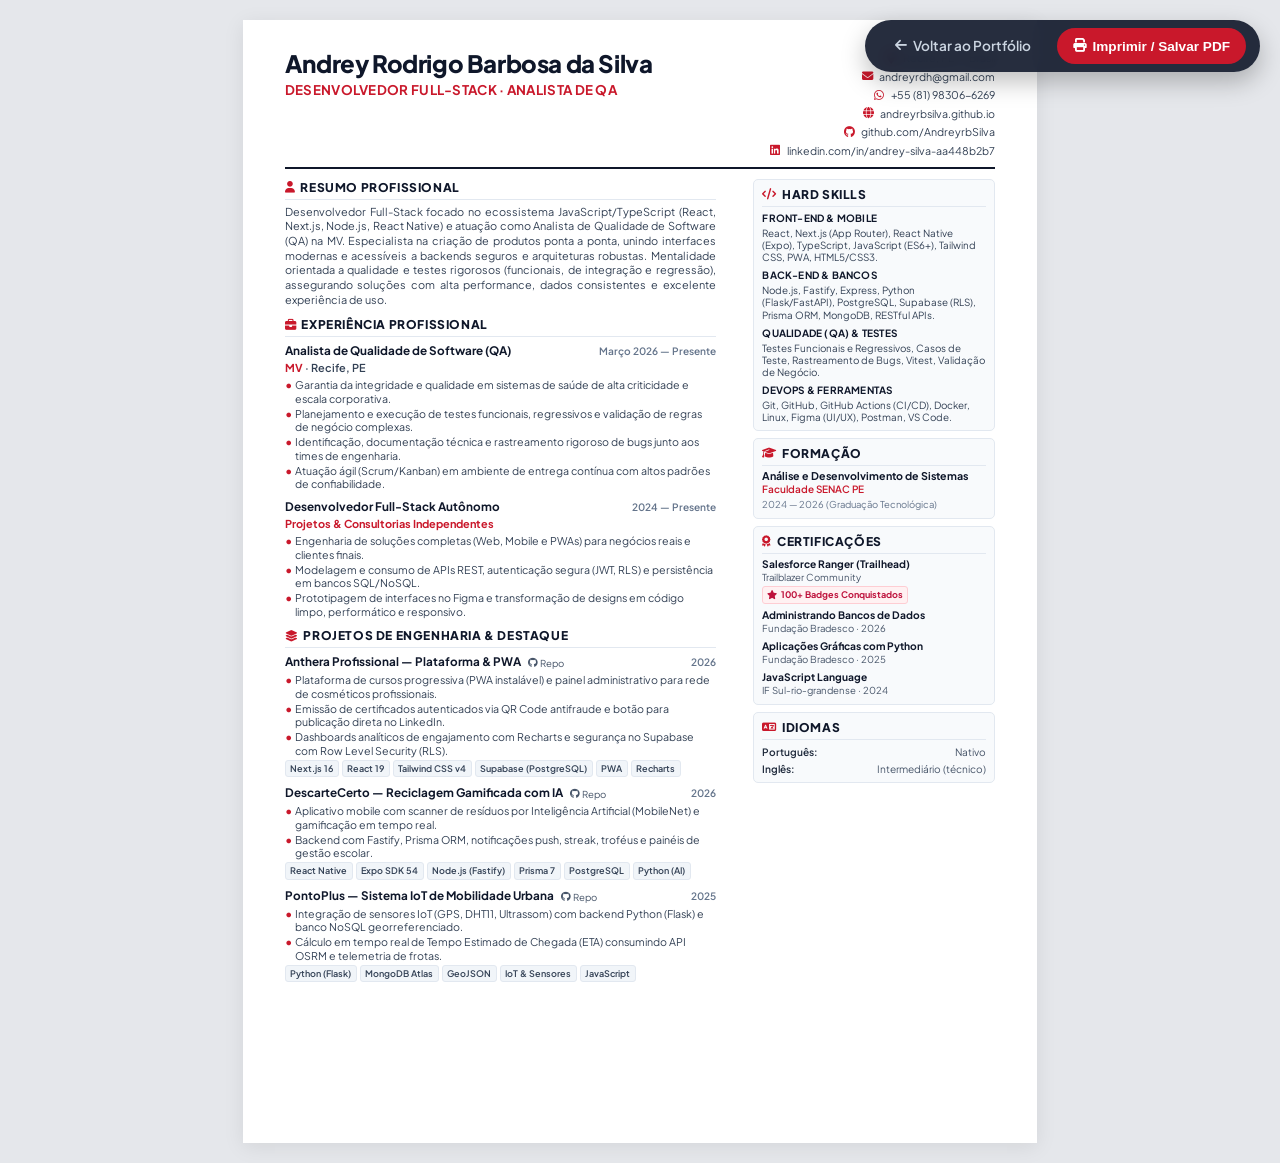
<file: cv.html>
<!DOCTYPE html>
<html lang="pt-BR">
<head>
    <meta charset="UTF-8">
    <meta name="viewport" content="width=device-width, initial-scale=1.0">
    <title>Currículo — Andrey Rodrigo Barbosa da Silva</title>
    <link rel="preconnect" href="https://fonts.googleapis.com">
    <link rel="preconnect" href="https://fonts.gstatic.com" crossorigin>
    <link href="https://fonts.googleapis.com/css2?family=Plus+Jakarta+Sans:wght@300;400;500;600;700;800&display=swap" rel="stylesheet">
    <link rel="stylesheet" href="https://cdnjs.cloudflare.com/ajax/libs/font-awesome/6.5.1/css/all.min.css">
    
    <style>
        :root {
            --primary: #c9182b;
            --primary-dark: #a11322;
            --primary-light: #fef2f2;
            --slate-900: #0f172a;
            --slate-800: #1e293b;
            --slate-700: #334155;
            --slate-600: #475569;
            --slate-500: #64748b;
            --slate-400: #94a3b8;
            --slate-200: #e2e8f0;
            --slate-100: #f1f5f9;
            --slate-50: #f8fafc;
            --white: #ffffff;
            --border: #e2e8f0;
        }

        * {
            margin: 0;
            padding: 0;
            box-sizing: border-box;
            -webkit-print-color-adjust: exact !important;
            print-color-adjust: exact !important;
        }

        body {
            font-family: 'Plus Jakarta Sans', -apple-system, BlinkMacSystemFont, "Segoe UI", Roboto, sans-serif;
            background-color: #e5e7eb;
            color: var(--slate-800);
            line-height: 1.5;
            font-size: 9.5pt;
        }

        /* BARRA DE AÇÕES FLUTUANTE (VISÍVEL APENAS NA WEB) */
        .web-actions-bar {
            position: fixed;
            top: 20px;
            right: 20px;
            display: flex;
            gap: 10px;
            z-index: 1000;
            background: rgba(15, 23, 42, 0.9);
            backdrop-filter: blur(8px);
            padding: 8px 14px;
            border-radius: 999px;
            box-shadow: 0 10px 25px rgba(0,0,0,0.25);
        }

        .web-actions-bar a,
        .web-actions-bar button {
            display: inline-flex;
            align-items: center;
            gap: 6px;
            padding: 8px 16px;
            border-radius: 999px;
            font-size: 0.85rem;
            font-weight: 600;
            text-decoration: none;
            cursor: pointer;
            border: none;
            transition: all 0.2s ease;
        }

        .btn-back {
            background: transparent;
            color: #cbd5e1;
        }
        .btn-back:hover {
            color: #ffffff;
            background: rgba(255, 255, 255, 0.1);
        }

        .btn-print {
            background: var(--primary);
            color: #ffffff;
        }
        .btn-print:hover {
            background: var(--primary-dark);
            transform: translateY(-1px);
        }

        /* FOLHA A4 */
        .cv-page {
            width: 210mm;
            min-height: 297mm;
            max-height: 297mm;
            background: var(--white);
            margin: 20px auto;
            padding: 8mm 11mm;
            box-shadow: 0 4px 20px rgba(0,0,0,0.08);
            position: relative;
            box-sizing: border-box;
            overflow: hidden;
        }

        /* CABEÇALHO */
        header.cv-header {
            border-bottom: 2px solid var(--slate-900);
            padding-bottom: 8px;
            margin-bottom: 10px;
            display: flex;
            justify-content: space-between;
            align-items: flex-start;
        }

        .header-main h1 {
            font-size: 18pt;
            font-weight: 800;
            color: var(--slate-900);
            letter-spacing: -0.4px;
            line-height: 1.1;
        }

        .header-main .title-role {
            font-size: 10pt;
            font-weight: 700;
            color: var(--primary);
            margin-top: 3px;
            letter-spacing: 0.3px;
            text-transform: uppercase;
        }

        .header-contacts {
            display: flex;
            flex-direction: column;
            gap: 2.5px;
            text-align: right;
            font-size: 8pt;
        }

        .header-contacts a,
        .header-contacts span {
            color: var(--slate-700);
            text-decoration: none;
            display: inline-flex;
            align-items: center;
            justify-content: flex-end;
            gap: 6px;
        }

        .header-contacts a:hover {
            color: var(--primary);
        }

        .header-contacts i {
            color: var(--primary);
            font-size: 8.5pt;
            width: 12px;
            text-align: center;
        }

        /* GRID PRINCIPAL: 2 COLUNAS */
        .cv-grid {
            display: grid;
            grid-template-columns: 1fr 64mm;
            gap: 10mm;
        }

        /* SEÇÕES */
        section {
            margin-bottom: 9px;
        }

        .section-title {
            font-size: 9pt;
            font-weight: 800;
            color: var(--slate-900);
            text-transform: uppercase;
            letter-spacing: 0.6px;
            border-bottom: 1.5px solid var(--slate-200);
            padding-bottom: 2px;
            margin-bottom: 5px;
            display: flex;
            align-items: center;
            gap: 5px;
        }

        .section-title i {
            color: var(--primary);
            font-size: 8.5pt;
        }

        /* RESUMO */
        .summary-text {
            font-size: 8.2pt;
            color: var(--slate-700);
            text-align: justify;
            line-height: 1.34;
        }

        /* EXPERIÊNCIAS */
        .experience-item,
        .project-item {
            margin-bottom: 7px;
        }

        .experience-item:last-child,
        .project-item:last-child {
            margin-bottom: 0;
        }

        .item-header {
            display: flex;
            justify-content: space-between;
            align-items: baseline;
            margin-bottom: 1px;
        }

        .item-title {
            font-size: 8.8pt;
            font-weight: 700;
            color: var(--slate-900);
        }

        .item-subtitle {
            font-size: 8.2pt;
            font-weight: 600;
            color: var(--slate-700);
        }

        .item-subtitle span.company {
            color: var(--primary);
            font-weight: 700;
        }

        .item-date {
            font-size: 7.6pt;
            font-weight: 600;
            color: var(--slate-500);
            white-space: nowrap;
        }

        .item-bullets {
            list-style: none;
            margin-top: 2px;
        }

        .item-bullets li {
            position: relative;
            padding-left: 10px;
            font-size: 8pt;
            color: var(--slate-700);
            margin-bottom: 1.2px;
            line-height: 1.28;
        }

        .item-bullets li::before {
            content: "•";
            position: absolute;
            left: 0;
            color: var(--primary);
            font-weight: bold;
            font-size: 8.5pt;
        }

        /* TAGS DE TECNOLOGIAS */
        .tech-pill-container {
            display: flex;
            flex-wrap: wrap;
            gap: 3px;
            margin-top: 2.5px;
        }

        .tech-pill {
            background: var(--slate-100);
            color: var(--slate-700);
            font-size: 6.8pt;
            font-weight: 600;
            padding: 1px 4.5px;
            border-radius: 3px;
            border: 1px solid var(--slate-200);
        }

        /* COLUNA LATERAL */
        .sidebar {
            display: flex;
            flex-direction: column;
            gap: 7px;
        }

        .sidebar-box {
            background: var(--slate-50);
            border: 1px solid var(--slate-200);
            border-radius: 5px;
            padding: 6px 8px;
        }

        .sidebar-box .section-title {
            border-bottom-color: var(--slate-200);
            margin-bottom: 4px;
        }

        .skill-group {
            margin-bottom: 4.5px;
        }
        .skill-group:last-child {
            margin-bottom: 0;
        }

        .skill-group-title {
            font-size: 7.5pt;
            font-weight: 700;
            color: var(--slate-900);
            margin-bottom: 1px;
            text-transform: uppercase;
            letter-spacing: 0.2px;
        }

        .skill-group-list {
            font-size: 7.4pt;
            color: var(--slate-700);
            line-height: 1.25;
        }

        /* EDUCAÇÃO E CERTIFICAÇÕES NA SIDEBAR */
        .edu-item,
        .cert-item {
            margin-bottom: 4.5px;
        }
        .edu-item:last-child,
        .cert-item:last-child {
            margin-bottom: 0;
        }

        .edu-degree {
            font-size: 8pt;
            font-weight: 700;
            color: var(--slate-900);
            line-height: 1.2;
        }

        .edu-school {
            font-size: 7.5pt;
            color: var(--primary);
            font-weight: 600;
        }

        .edu-date {
            font-size: 7.1pt;
            color: var(--slate-500);
        }

        .cert-name {
            font-size: 7.7pt;
            font-weight: 700;
            color: var(--slate-900);
            line-height: 1.2;
        }

        .cert-issuer {
            font-size: 7.2pt;
            color: var(--slate-600);
        }

        .badge-ranger {
            display: inline-flex;
            align-items: center;
            gap: 4px;
            background: #fff1f2;
            color: #be123c;
            border: 1px solid #fecdd3;
            font-size: 6.8pt;
            font-weight: 700;
            padding: 1px 4px;
            border-radius: 3px;
            margin-top: 1.5px;
        }

        /* IDIOMAS */
        .lang-list {
            list-style: none;
        }
        .lang-item {
            display: flex;
            justify-content: space-between;
            font-size: 7.6pt;
            margin-bottom: 2px;
        }
        .lang-item:last-child {
            margin-bottom: 0;
        }
        .lang-name {
            font-weight: 600;
            color: var(--slate-800);
        }
        .lang-level {
            color: var(--slate-600);
        }

        /* LINKS DOS PROJETOS */
        .project-link-badge {
            display: inline-flex;
            align-items: center;
            gap: 3px;
            font-size: 7.2pt;
            color: var(--slate-600);
            text-decoration: none;
            margin-left: 5px;
            font-weight: normal;
        }
        .project-link-badge:hover {
            color: var(--primary);
            text-decoration: underline;
        }

        /* REGRAS DE IMPRESSÃO / PDF */
        @media print {
            body {
                background: none;
            }
            .web-actions-bar {
                display: none !important;
            }
            .cv-page {
                margin: 0;
                padding: 7mm 9mm;
                box-shadow: none;
                width: 100%;
                min-height: auto;
                max-height: none;
            }
            @page {
                size: A4 portrait;
                margin: 0;
            }
        }
    </style>
</head>
<body>

    <!-- BARRA SUPERIOR PARA NAVEGAÇÃO NA WEB -->
    <div class="web-actions-bar">
        <a href="index.html" class="btn-back"><i class="fas fa-arrow-left"></i> Voltar ao Portfólio</a>
        <button onclick="window.print()" class="btn-print"><i class="fas fa-print"></i> Imprimir / Salvar PDF</button>
    </div>

    <div class="cv-page">
        <!-- CABEÇALHO -->
        <header class="cv-header">
            <div class="header-main">
                <h1>Andrey Rodrigo Barbosa da Silva</h1>
                <div class="title-role">Desenvolvedor Full-Stack · Analista de QA</div>
            </div>
            <div class="header-contacts">
                <span><i class="fas fa-map-marker-alt"></i> Recife, PE — Brasil</span>
                <a href="mailto:andreyrdh@gmail.com"><i class="fas fa-envelope"></i> andreyrdh@gmail.com</a>
                <a href="https://wa.me/5581983066269" target="_blank"><i class="fab fa-whatsapp"></i> +55 (81) 98306-6269</a>
                <a href="https://andreyrbsilva.github.io" target="_blank"><i class="fas fa-globe"></i> andreyrbsilva.github.io</a>
                <a href="https://github.com/AndreyrbSilva" target="_blank"><i class="fab fa-github"></i> github.com/AndreyrbSilva</a>
                <a href="https://linkedin.com/in/andrey-silva-aa448b2b7" target="_blank"><i class="fab fa-linkedin"></i> linkedin.com/in/andrey-silva-aa448b2b7</a>
            </div>
        </header>

        <!-- CORPO PRINCIPAL COM GRID -->
        <div class="cv-grid">
            <!-- COLUNA ESQUERDA (EXPERIÊNCIA E PROJETOS) -->
            <main class="main-content">
                <!-- RESUMO PROFISSIONAL -->
                <section>
                    <h2 class="section-title"><i class="fas fa-user"></i> Resumo Profissional</h2>
                    <p class="summary-text">
                        Desenvolvedor Full-Stack focado no ecossistema JavaScript/TypeScript (React, Next.js, Node.js, React Native) e atuação como Analista de Qualidade de Software (QA) na MV. Especialista na criação de produtos ponta a ponta, unindo interfaces modernas e acessíveis a backends seguros e arquiteturas robustas. Mentalidade orientada a qualidade e testes rigorosos (funcionais, de integração e regressão), assegurando soluções com alta performance, dados consistentes e excelente experiência de uso.
                    </p>
                </section>

                <!-- EXPERIÊNCIA PROFISSIONAL -->
                <section>
                    <h2 class="section-title"><i class="fas fa-briefcase"></i> Experiência Profissional</h2>

                    <div class="experience-item">
                        <div class="item-header">
                            <div>
                                <div class="item-title">Analista de Qualidade de Software (QA)</div>
                                <div class="item-subtitle"><span class="company">MV</span> · Recife, PE</div>
                            </div>
                            <div class="item-date">Março 2026 — Presente</div>
                        </div>
                        <ul class="item-bullets">
                            <li>Garantia da integridade e qualidade em sistemas de saúde de alta criticidade e escala corporativa.</li>
                            <li>Planejamento e execução de testes funcionais, regressivos e validação de regras de negócio complexas.</li>
                            <li>Identificação, documentação técnica e rastreamento rigoroso de bugs junto aos times de engenharia.</li>
                            <li>Atuação ágil (Scrum/Kanban) em ambiente de entrega contínua com altos padrões de confiabilidade.</li>
                        </ul>
                    </div>

                    <div class="experience-item">
                        <div class="item-header">
                            <div>
                                <div class="item-title">Desenvolvedor Full-Stack Autônomo</div>
                                <div class="item-subtitle"><span class="company">Projetos & Consultorias Independentes</span></div>
                            </div>
                            <div class="item-date">2024 — Presente</div>
                        </div>
                        <ul class="item-bullets">
                            <li>Engenharia de soluções completas (Web, Mobile e PWAs) para negócios reais e clientes finais.</li>
                            <li>Modelagem e consumo de APIs REST, autenticação segura (JWT, RLS) e persistência em bancos SQL/NoSQL.</li>
                            <li>Prototipagem de interfaces no Figma e transformação de designs em código limpo, performático e responsivo.</li>
                        </ul>
                    </div>
                </section>

                <!-- PROJETOS DE DESTAQUE -->
                <section>
                    <h2 class="section-title"><i class="fas fa-layer-group"></i> Projetos de Engenharia & Destaque</h2>

                    <!-- Anthera -->
                    <div class="project-item">
                        <div class="item-header">
                            <div class="item-title">
                                Anthera Profissional — Plataforma & PWA
                                <a href="https://github.com/AndreyrbSilva/Anthera-Project" target="_blank" class="project-link-badge"><i class="fab fa-github"></i> Repo</a>
                            </div>
                            <div class="item-date">2026</div>
                        </div>
                        <ul class="item-bullets">
                            <li>Plataforma de cursos progressiva (PWA instalável) e painel administrativo para rede de cosméticos profissionais.</li>
                            <li>Emissão de certificados autenticados via QR Code antifraude e botão para publicação direta no LinkedIn.</li>
                            <li>Dashboards analíticos de engajamento com Recharts e segurança no Supabase com Row Level Security (RLS).</li>
                        </ul>
                        <div class="tech-pill-container">
                            <span class="tech-pill">Next.js 16</span>
                            <span class="tech-pill">React 19</span>
                            <span class="tech-pill">Tailwind CSS v4</span>
                            <span class="tech-pill">Supabase (PostgreSQL)</span>
                            <span class="tech-pill">PWA</span>
                            <span class="tech-pill">Recharts</span>
                        </div>
                    </div>

                    <!-- DescarteCerto -->
                    <div class="project-item">
                        <div class="item-header">
                            <div class="item-title">
                                DescarteCerto — Reciclagem Gamificada com IA
                                <a href="https://github.com/AndreyrbSilva/Descarte-Certo" target="_blank" class="project-link-badge"><i class="fab fa-github"></i> Repo</a>
                            </div>
                            <div class="item-date">2026</div>
                        </div>
                        <ul class="item-bullets">
                            <li>Aplicativo mobile com scanner de resíduos por Inteligência Artificial (MobileNet) e gamificação em tempo real.</li>
                            <li>Backend com Fastify, Prisma ORM, notificações push, streak, troféus e painéis de gestão escolar.</li>
                        </ul>
                        <div class="tech-pill-container">
                            <span class="tech-pill">React Native</span>
                            <span class="tech-pill">Expo SDK 54</span>
                            <span class="tech-pill">Node.js (Fastify)</span>
                            <span class="tech-pill">Prisma 7</span>
                            <span class="tech-pill">PostgreSQL</span>
                            <span class="tech-pill">Python (AI)</span>
                        </div>
                    </div>

                    <!-- PontoPlus -->
                    <div class="project-item">
                        <div class="item-header">
                            <div class="item-title">
                                PontoPlus — Sistema IoT de Mobilidade Urbana
                                <a href="https://github.com/AndreyrbSilva/PontoPlus_ParadaInteligente_PI" target="_blank" class="project-link-badge"><i class="fab fa-github"></i> Repo</a>
                            </div>
                            <div class="item-date">2025</div>
                        </div>
                        <ul class="item-bullets">
                            <li>Integração de sensores IoT (GPS, DHT11, Ultrassom) com backend Python (Flask) e banco NoSQL georreferenciado.</li>
                            <li>Cálculo em tempo real de Tempo Estimado de Chegada (ETA) consumindo API OSRM e telemetria de frotas.</li>
                        </ul>
                        <div class="tech-pill-container">
                            <span class="tech-pill">Python (Flask)</span>
                            <span class="tech-pill">MongoDB Atlas</span>
                            <span class="tech-pill">GeoJSON</span>
                            <span class="tech-pill">IoT & Sensores</span>
                            <span class="tech-pill">JavaScript</span>
                        </div>
                    </div>
                </section>
            </main>

            <!-- COLUNA DIREITA (SIDEBAR: SKILLS, FORMAÇÃO, CERTIFICAÇÕES, IDIOMAS) -->
            <aside class="sidebar">
                <!-- COMPETÊNCIAS TÉCNICAS -->
                <div class="sidebar-box">
                    <h2 class="section-title"><i class="fas fa-code"></i> Hard Skills</h2>

                    <div class="skill-group">
                        <div class="skill-group-title">Front-End & Mobile</div>
                        <div class="skill-group-list">React, Next.js (App Router), React Native (Expo), TypeScript, JavaScript (ES6+), Tailwind CSS, PWA, HTML5/CSS3.</div>
                    </div>

                    <div class="skill-group">
                        <div class="skill-group-title">Back-End & Bancos</div>
                        <div class="skill-group-list">Node.js, Fastify, Express, Python (Flask/FastAPI), PostgreSQL, Supabase (RLS), Prisma ORM, MongoDB, RESTful APIs.</div>
                    </div>

                    <div class="skill-group">
                        <div class="skill-group-title">Qualidade (QA) & Testes</div>
                        <div class="skill-group-list">Testes Funcionais e Regressivos, Casos de Teste, Rastreamento de Bugs, Vitest, Validação de Negócio.</div>
                    </div>

                    <div class="skill-group">
                        <div class="skill-group-title">DevOps & Ferramentas</div>
                        <div class="skill-group-list">Git, GitHub, GitHub Actions (CI/CD), Docker, Linux, Figma (UI/UX), Postman, VS Code.</div>
                    </div>
                </div>

                <!-- FORMAÇÃO ACADÊMICA -->
                <div class="sidebar-box">
                    <h2 class="section-title"><i class="fas fa-graduation-cap"></i> Formação</h2>

                    <div class="edu-item">
                        <div class="edu-degree">Análise e Desenvolvimento de Sistemas</div>
                        <div class="edu-school">Faculdade SENAC PE</div>
                        <div class="edu-date">2024 — 2026 (Graduação Tecnológica)</div>
                    </div>
                </div>

                <!-- CERTIFICAÇÕES & CONQUISTAS -->
                <div class="sidebar-box">
                    <h2 class="section-title"><i class="fas fa-award"></i> Certificações</h2>

                    <div class="cert-item">
                        <div class="cert-name">Salesforce Ranger (Trailhead)</div>
                        <div class="cert-issuer">Trailblazer Community</div>
                        <span class="badge-ranger"><i class="fas fa-star"></i> 100+ Badges Conquistados</span>
                    </div>

                    <div class="cert-item" style="margin-top: 5px;">
                        <div class="cert-name">Administrando Bancos de Dados</div>
                        <div class="cert-issuer">Fundação Bradesco · 2026</div>
                    </div>

                    <div class="cert-item">
                        <div class="cert-name">Aplicações Gráficas com Python</div>
                        <div class="cert-issuer">Fundação Bradesco · 2025</div>
                    </div>

                    <div class="cert-item">
                        <div class="cert-name">JavaScript Language</div>
                        <div class="cert-issuer">IF Sul-rio-grandense · 2024</div>
                    </div>
                </div>

                <!-- IDIOMAS -->
                <div class="sidebar-box">
                    <h2 class="section-title"><i class="fas fa-language"></i> Idiomas</h2>

                    <ul class="lang-list">
                        <li class="lang-item">
                            <span class="lang-name">Português:</span>
                            <span class="lang-level">Nativo</span>
                        </li>
                        <li class="lang-item">
                            <span class="lang-name">Inglês:</span>
                            <span class="lang-level">Intermediário (técnico)</span>
                        </li>
                    </ul>
                </div>
            </aside>
        </div>
    </div>

</body>
</html>
</file>
